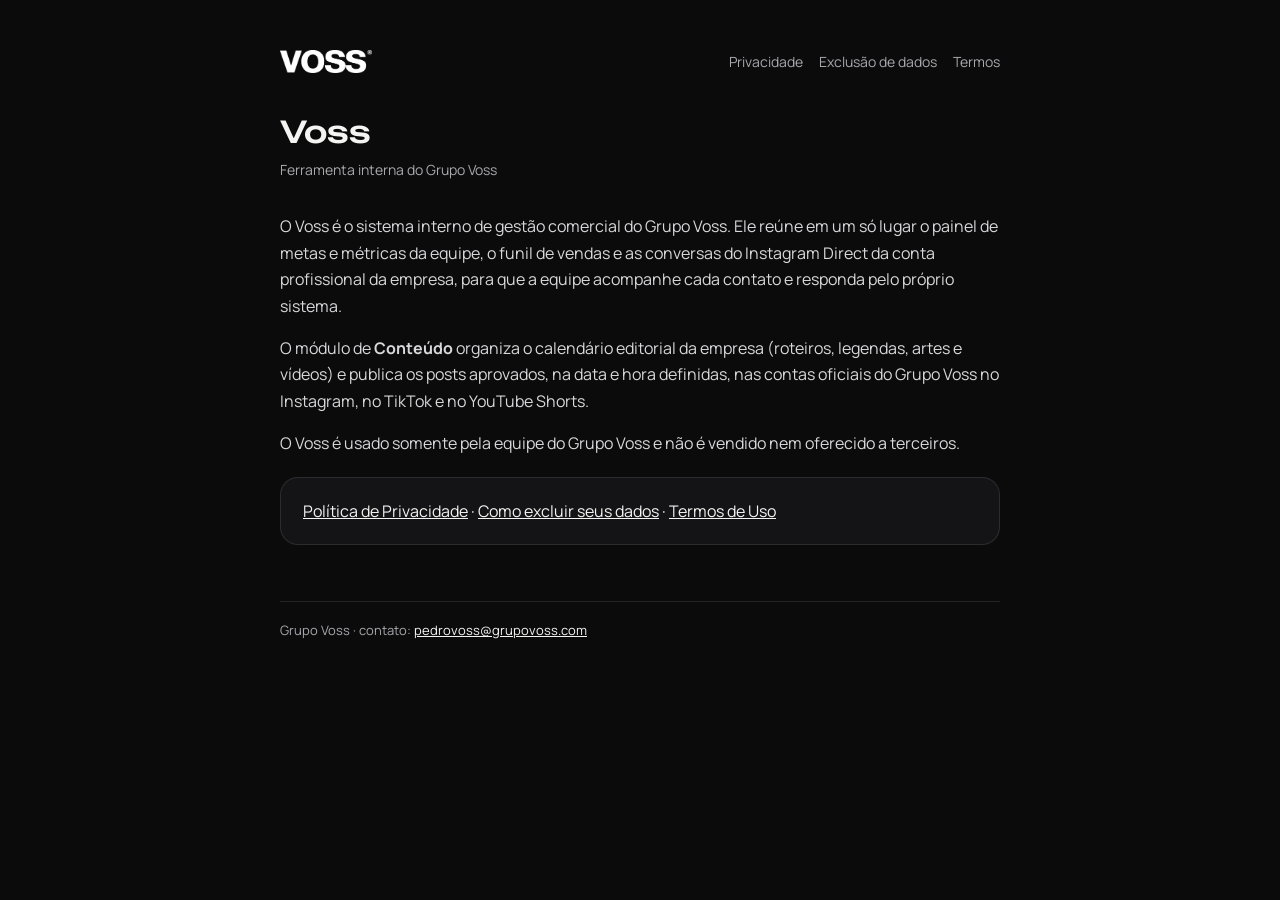
<file: index.html>
<!doctype html>
<html lang="pt-BR"><head><meta charset="utf-8"><meta name="viewport" content="width=device-width, initial-scale=1">
<title>Voss · Grupo Voss</title>
<link href="https://fonts.googleapis.com/css2?family=Unbounded:wght@500&family=Manrope:wght@400;600;700&display=swap" rel="stylesheet">
<link rel="stylesheet" href="estilo.css"></head>
<body><main>
<header><img src="logo-voss.png" alt="Voss"><nav><a href="privacidade.html">Privacidade</a><a href="exclusao-de-dados.html">Exclusão de dados</a><a href="termos.html">Termos</a></nav></header>
<h1>Voss</h1>
<p class="data">Ferramenta interna do Grupo Voss</p>
<p>O Voss é o sistema interno de gestão comercial do Grupo Voss. Ele reúne em um só lugar o painel de metas e métricas da equipe, o funil de vendas e as conversas do Instagram Direct da conta profissional da empresa, para que a equipe acompanhe cada contato e responda pelo próprio sistema.</p>
<p>O módulo de <b>Conteúdo</b> organiza o calendário editorial da empresa (roteiros, legendas, artes e vídeos) e publica os posts aprovados, na data e hora definidas, nas contas oficiais do Grupo Voss no Instagram, no TikTok e no YouTube Shorts.</p>
<p>O Voss é usado somente pela equipe do Grupo Voss e não é vendido nem oferecido a terceiros.</p>
<div class="card"><a href="privacidade.html">Política de Privacidade</a> · <a href="exclusao-de-dados.html">Como excluir seus dados</a> · <a href="termos.html">Termos de Uso</a></div>
<footer>Grupo Voss · contato: <a href="mailto:pedrovoss@grupovoss.com">pedrovoss@grupovoss.com</a></footer>
</main></body></html>
</file>
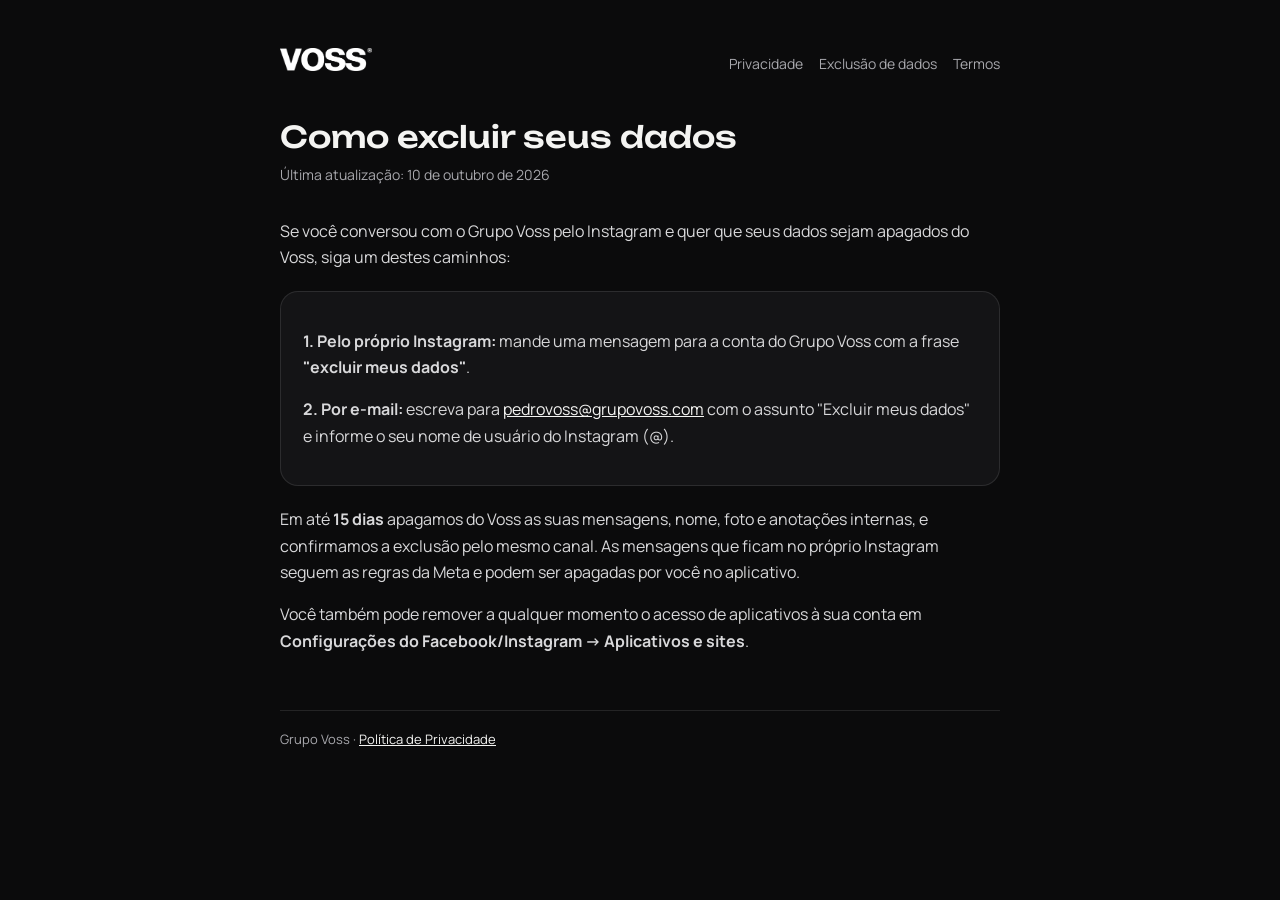
<file: exclusao-de-dados.html>
<!doctype html>
<html lang="pt-BR"><head><meta charset="utf-8"><meta name="viewport" content="width=device-width, initial-scale=1">
<title>Exclusão de dados · Voss</title>
<link href="https://fonts.googleapis.com/css2?family=Unbounded:wght@500&family=Manrope:wght@400;600;700&display=swap" rel="stylesheet">
<link rel="stylesheet" href="estilo.css"></head>
<body><main>
<header><a href="index.html"><img src="logo-voss.png" alt="Voss"></a><nav><a href="privacidade.html">Privacidade</a><a href="exclusao-de-dados.html">Exclusão de dados</a><a href="termos.html">Termos</a></nav></header>
<h1>Como excluir seus dados</h1>
<p class="data">Última atualização: 10 de outubro de 2026</p>
<p>Se você conversou com o Grupo Voss pelo Instagram e quer que seus dados sejam apagados do Voss, siga um destes caminhos:</p>
<div class="card">
<p><b>1. Pelo próprio Instagram:</b> mande uma mensagem para a conta do Grupo Voss com a frase <b>"excluir meus dados"</b>.</p>
<p><b>2. Por e-mail:</b> escreva para <a href="mailto:pedrovoss@grupovoss.com?subject=Excluir%20meus%20dados">pedrovoss@grupovoss.com</a> com o assunto "Excluir meus dados" e informe o seu nome de usuário do Instagram (@).</p>
</div>
<p>Em até <b>15 dias</b> apagamos do Voss as suas mensagens, nome, foto e anotações internas, e confirmamos a exclusão pelo mesmo canal. As mensagens que ficam no próprio Instagram seguem as regras da Meta e podem ser apagadas por você no aplicativo.</p>
<p>Você também pode remover a qualquer momento o acesso de aplicativos à sua conta em <b>Configurações do Facebook/Instagram → Aplicativos e sites</b>.</p>
<footer>Grupo Voss · <a href="privacidade.html">Política de Privacidade</a></footer>
</main></body></html>
</file>
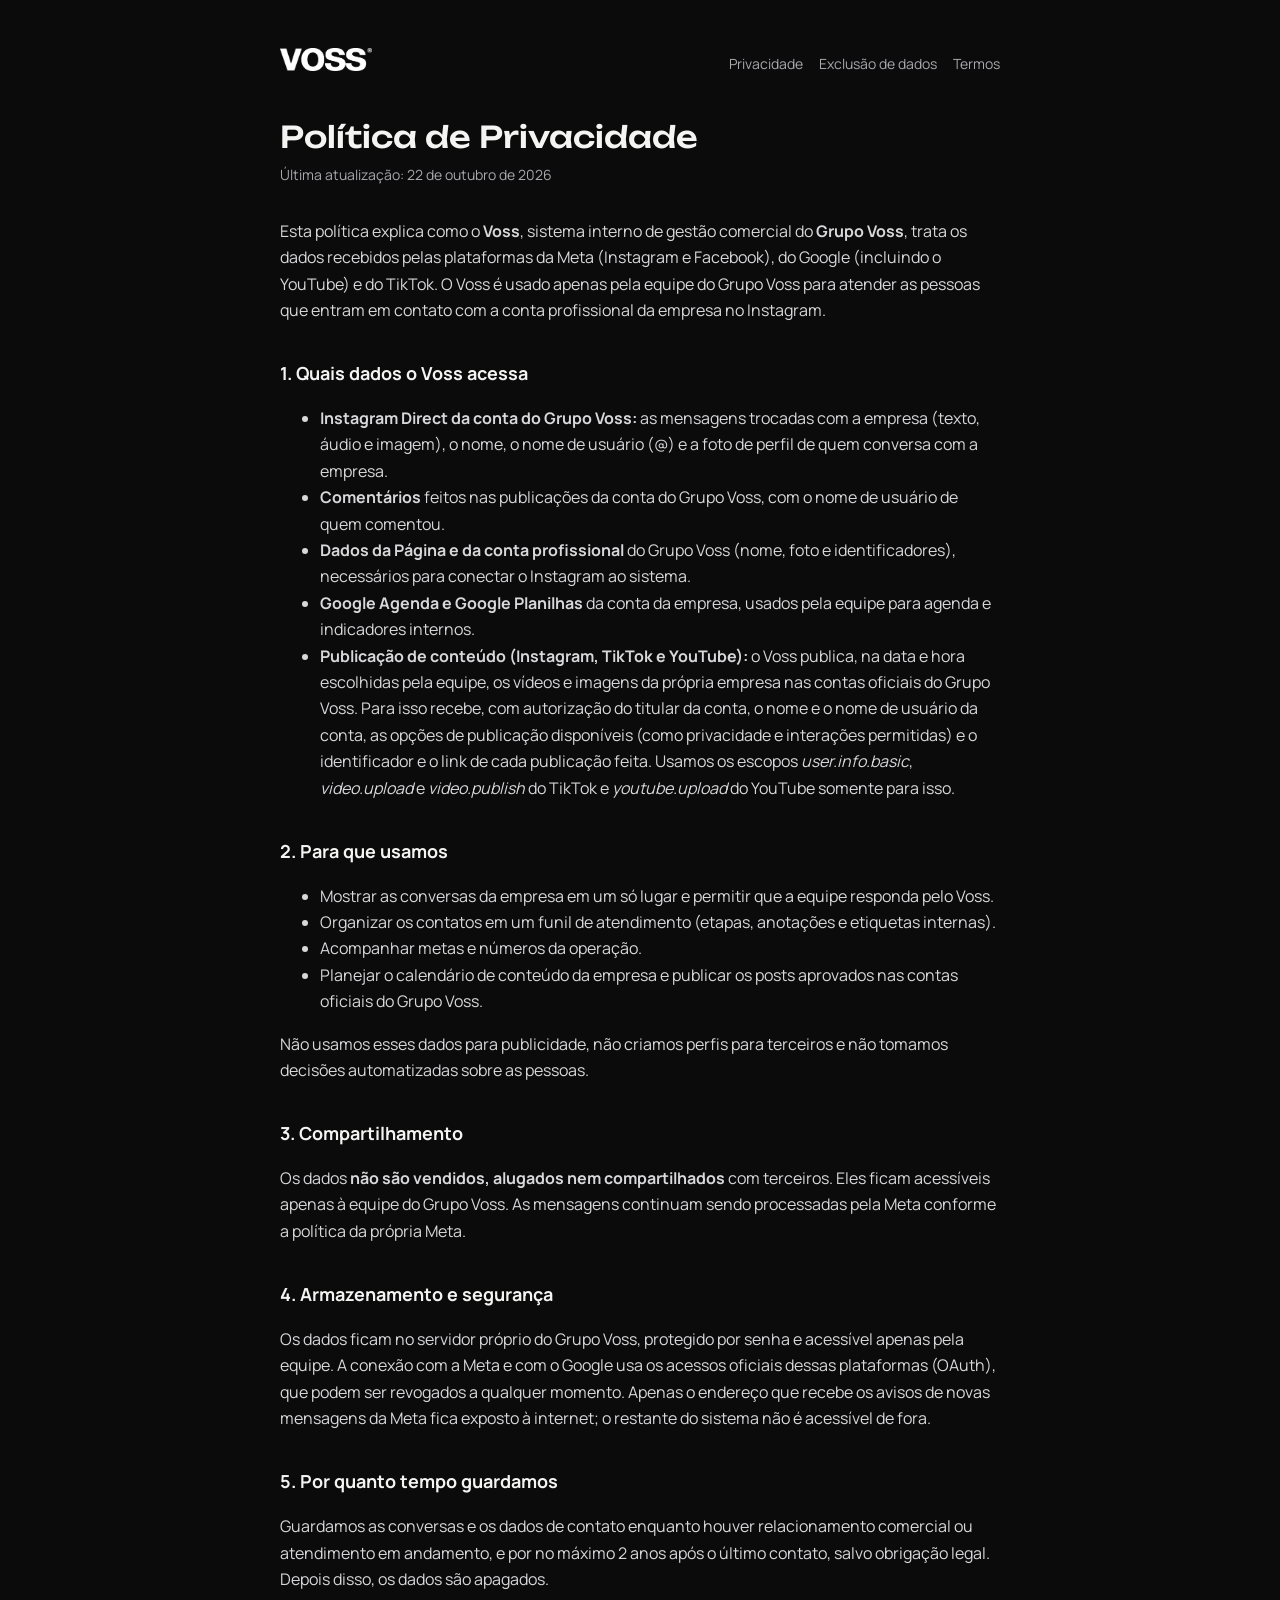
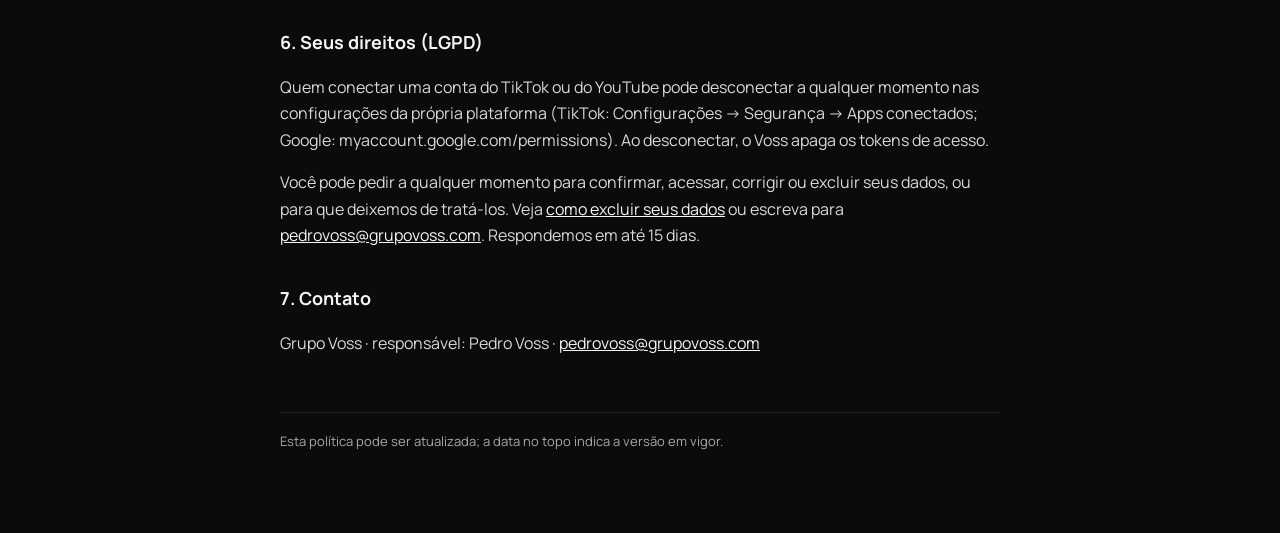
<file: privacidade.html>
<!doctype html>
<html lang="pt-BR"><head><meta charset="utf-8"><meta name="viewport" content="width=device-width, initial-scale=1">
<title>Política de Privacidade · Voss</title>
<link href="https://fonts.googleapis.com/css2?family=Unbounded:wght@500&family=Manrope:wght@400;600;700&display=swap" rel="stylesheet">
<link rel="stylesheet" href="estilo.css"></head>
<body><main>
<header><a href="index.html"><img src="logo-voss.png" alt="Voss"></a><nav><a href="privacidade.html">Privacidade</a><a href="exclusao-de-dados.html">Exclusão de dados</a><a href="termos.html">Termos</a></nav></header>
<h1>Política de Privacidade</h1>
<p class="data">Última atualização: 22 de outubro de 2026</p>

<p>Esta política explica como o <b>Voss</b>, sistema interno de gestão comercial do <b>Grupo Voss</b>, trata os dados recebidos pelas plataformas da Meta (Instagram e Facebook), do Google (incluindo o YouTube) e do TikTok. O Voss é usado apenas pela equipe do Grupo Voss para atender as pessoas que entram em contato com a conta profissional da empresa no Instagram.</p>

<h2>1. Quais dados o Voss acessa</h2>
<ul>
<li><b>Instagram Direct da conta do Grupo Voss:</b> as mensagens trocadas com a empresa (texto, áudio e imagem), o nome, o nome de usuário (@) e a foto de perfil de quem conversa com a empresa.</li>
<li><b>Comentários</b> feitos nas publicações da conta do Grupo Voss, com o nome de usuário de quem comentou.</li>
<li><b>Dados da Página e da conta profissional</b> do Grupo Voss (nome, foto e identificadores), necessários para conectar o Instagram ao sistema.</li>
<li><b>Google Agenda e Google Planilhas</b> da conta da empresa, usados pela equipe para agenda e indicadores internos.</li>
<li><b>Publicação de conteúdo (Instagram, TikTok e YouTube):</b> o Voss publica, na data e hora escolhidas pela equipe, os vídeos e imagens da própria empresa nas contas oficiais do Grupo Voss. Para isso recebe, com autorização do titular da conta, o nome e o nome de usuário da conta, as opções de publicação disponíveis (como privacidade e interações permitidas) e o identificador e o link de cada publicação feita. Usamos os escopos <i>user.info.basic</i>, <i>video.upload</i> e <i>video.publish</i> do TikTok e <i>youtube.upload</i> do YouTube somente para isso.</li>
</ul>

<h2>2. Para que usamos</h2>
<ul>
<li>Mostrar as conversas da empresa em um só lugar e permitir que a equipe responda pelo Voss.</li>
<li>Organizar os contatos em um funil de atendimento (etapas, anotações e etiquetas internas).</li>
<li>Acompanhar metas e números da operação.</li>
<li>Planejar o calendário de conteúdo da empresa e publicar os posts aprovados nas contas oficiais do Grupo Voss.</li>
</ul>
<p>Não usamos esses dados para publicidade, não criamos perfis para terceiros e não tomamos decisões automatizadas sobre as pessoas.</p>

<h2>3. Compartilhamento</h2>
<p>Os dados <b>não são vendidos, alugados nem compartilhados</b> com terceiros. Eles ficam acessíveis apenas à equipe do Grupo Voss. As mensagens continuam sendo processadas pela Meta conforme a política da própria Meta.</p>

<h2>4. Armazenamento e segurança</h2>
<p>Os dados ficam no servidor próprio do Grupo Voss, protegido por senha e acessível apenas pela equipe. A conexão com a Meta e com o Google usa os acessos oficiais dessas plataformas (OAuth), que podem ser revogados a qualquer momento. Apenas o endereço que recebe os avisos de novas mensagens da Meta fica exposto à internet; o restante do sistema não é acessível de fora.</p>

<h2>5. Por quanto tempo guardamos</h2>
<p>Guardamos as conversas e os dados de contato enquanto houver relacionamento comercial ou atendimento em andamento, e por no máximo 2 anos após o último contato, salvo obrigação legal. Depois disso, os dados são apagados.</p>

<h2>6. Seus direitos (LGPD)</h2>
<p>Quem conectar uma conta do TikTok ou do YouTube pode desconectar a qualquer momento nas configurações da própria plataforma (TikTok: Configurações → Segurança → Apps conectados; Google: myaccount.google.com/permissions). Ao desconectar, o Voss apaga os tokens de acesso.</p>
<p>Você pode pedir a qualquer momento para confirmar, acessar, corrigir ou excluir seus dados, ou para que deixemos de tratá-los. Veja <a href="exclusao-de-dados.html">como excluir seus dados</a> ou escreva para <a href="mailto:pedrovoss@grupovoss.com">pedrovoss@grupovoss.com</a>. Respondemos em até 15 dias.</p>

<h2>7. Contato</h2>
<p>Grupo Voss · responsável: Pedro Voss · <a href="mailto:pedrovoss@grupovoss.com">pedrovoss@grupovoss.com</a></p>

<footer>Esta política pode ser atualizada; a data no topo indica a versão em vigor.</footer>
</main></body></html>
</file>
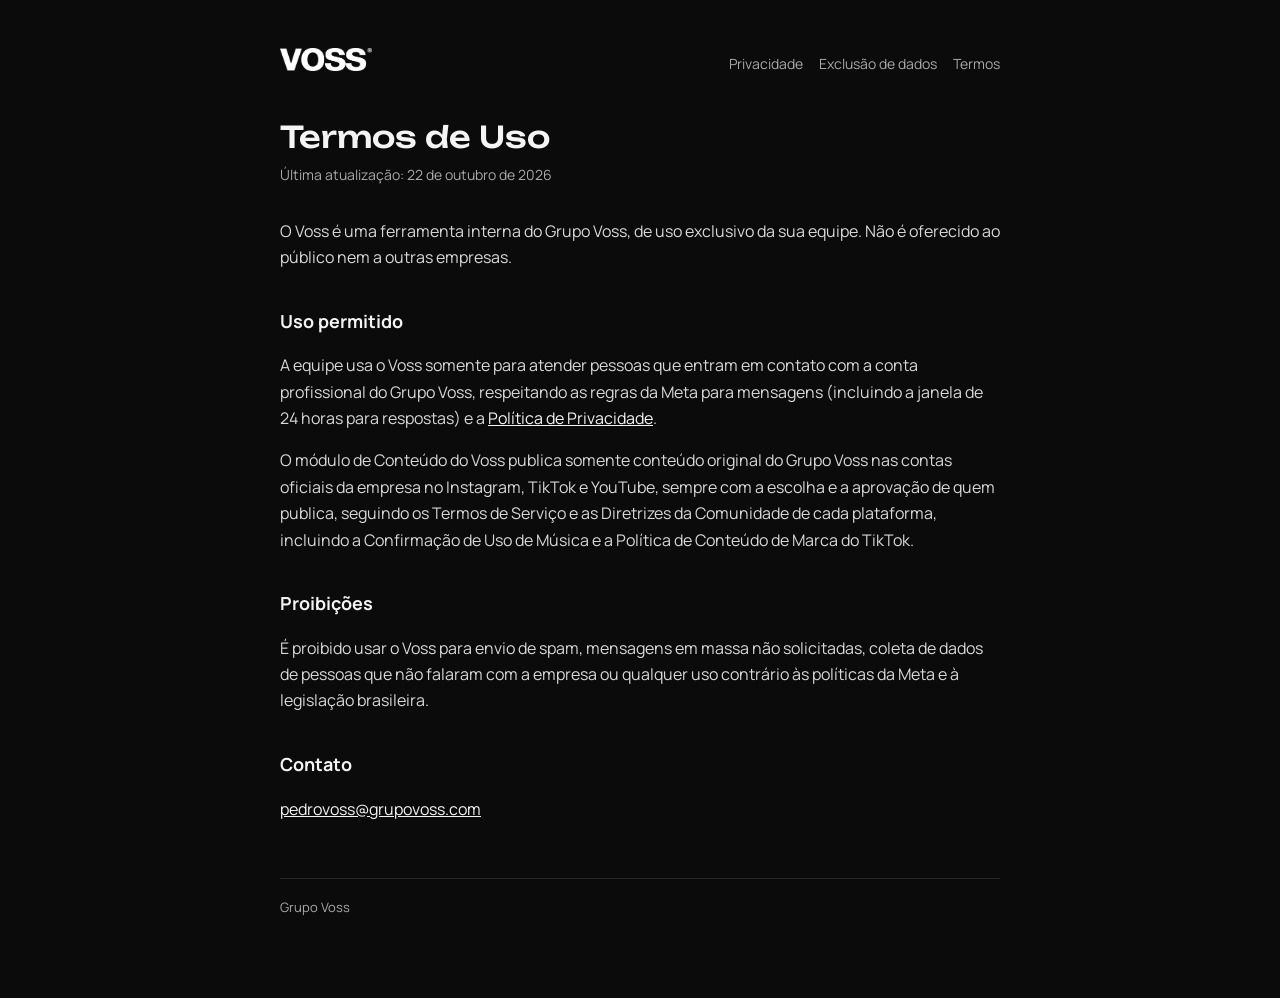
<file: termos.html>
<!doctype html>
<html lang="pt-BR"><head><meta charset="utf-8"><meta name="viewport" content="width=device-width, initial-scale=1">
<title>Termos de Uso · Voss</title>
<link href="https://fonts.googleapis.com/css2?family=Unbounded:wght@500&family=Manrope:wght@400;600;700&display=swap" rel="stylesheet">
<link rel="stylesheet" href="estilo.css"></head>
<body><main>
<header><a href="index.html"><img src="logo-voss.png" alt="Voss"></a><nav><a href="privacidade.html">Privacidade</a><a href="exclusao-de-dados.html">Exclusão de dados</a><a href="termos.html">Termos</a></nav></header>
<h1>Termos de Uso</h1>
<p class="data">Última atualização: 22 de outubro de 2026</p>
<p>O Voss é uma ferramenta interna do Grupo Voss, de uso exclusivo da sua equipe. Não é oferecido ao público nem a outras empresas.</p>
<h2>Uso permitido</h2>
<p>A equipe usa o Voss somente para atender pessoas que entram em contato com a conta profissional do Grupo Voss, respeitando as regras da Meta para mensagens (incluindo a janela de 24 horas para respostas) e a <a href="privacidade.html">Política de Privacidade</a>.</p>
<p>O módulo de Conteúdo do Voss publica somente conteúdo original do Grupo Voss nas contas oficiais da empresa no Instagram, TikTok e YouTube, sempre com a escolha e a aprovação de quem publica, seguindo os Termos de Serviço e as Diretrizes da Comunidade de cada plataforma, incluindo a Confirmação de Uso de Música e a Política de Conteúdo de Marca do TikTok.</p>
<h2>Proibições</h2>
<p>É proibido usar o Voss para envio de spam, mensagens em massa não solicitadas, coleta de dados de pessoas que não falaram com a empresa ou qualquer uso contrário às políticas da Meta e à legislação brasileira.</p>
<h2>Contato</h2>
<p><a href="mailto:pedrovoss@grupovoss.com">pedrovoss@grupovoss.com</a></p>
<footer>Grupo Voss</footer>
</main></body></html>
</file>
<file: estilo.css>
:root { --bg: #0b0b0c; --card: #141416; --ink: #f4f4f2; --ink2: #a8a8ad; --line: rgba(255,255,255,.1); }
* { box-sizing: border-box; }
body { margin: 0; background: var(--bg); color: var(--ink); font: 16px/1.65 "Manrope", -apple-system, BlinkMacSystemFont, "Segoe UI", sans-serif; }
main { max-width: 760px; margin: 0 auto; padding: 48px 20px 80px; }
header { display: flex; align-items: center; justify-content: space-between; gap: 16px; margin-bottom: 40px; }
header img { width: 92px; height: auto; }
nav a { color: var(--ink2); text-decoration: none; font-size: 14px; margin-left: 16px; }
nav a:hover { color: var(--ink); }
h1 { font-family: "Unbounded", "Manrope", sans-serif; font-weight: 500; font-size: 30px; line-height: 1.2; margin: 0 0 8px; }
.data { color: var(--ink2); font-size: 14px; margin: 0 0 32px; }
h2 { font-size: 18px; margin: 36px 0 8px; }
p, li { color: #d8d8da; }
a { color: var(--ink); }
.card { background: var(--card); border: 1px solid var(--line); border-radius: 18px; padding: 20px 22px; margin: 20px 0; }
footer { margin-top: 56px; color: var(--ink2); font-size: 13px; border-top: 1px solid var(--line); padding-top: 18px; }
</file>
